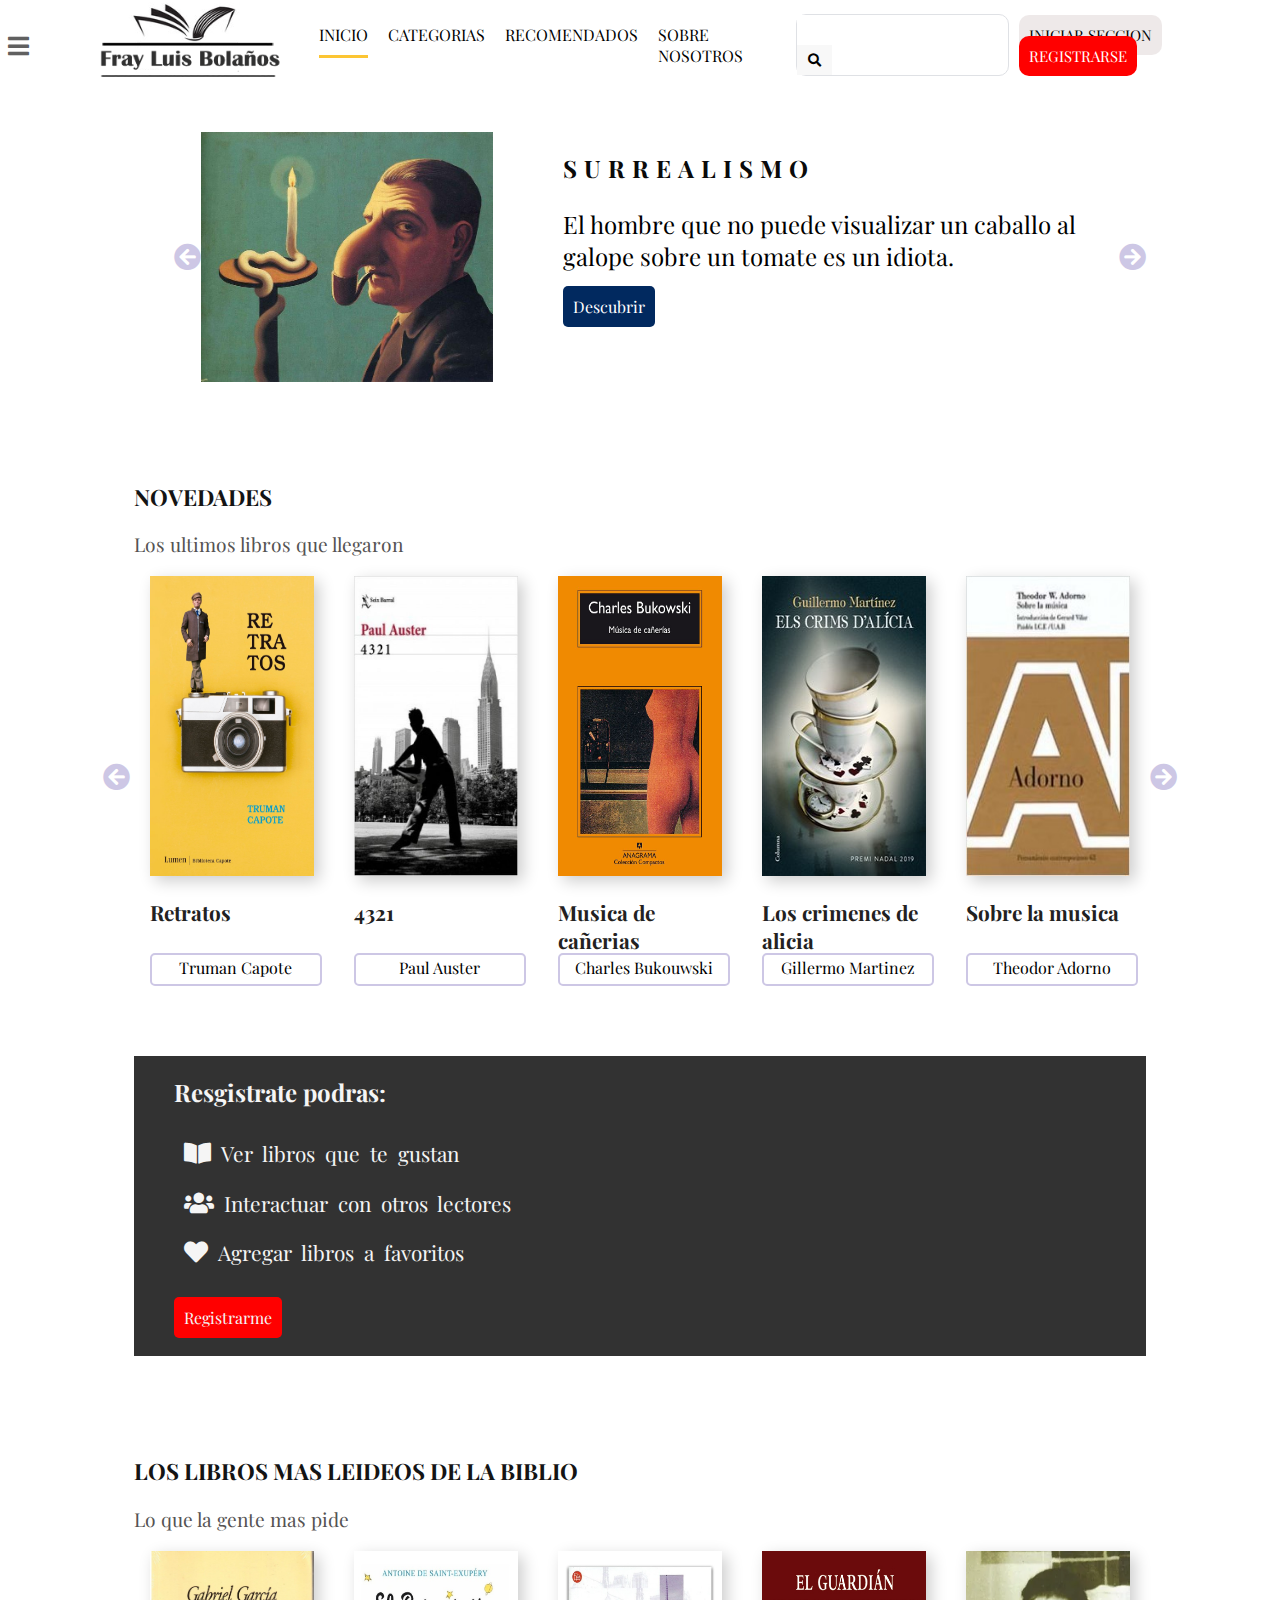
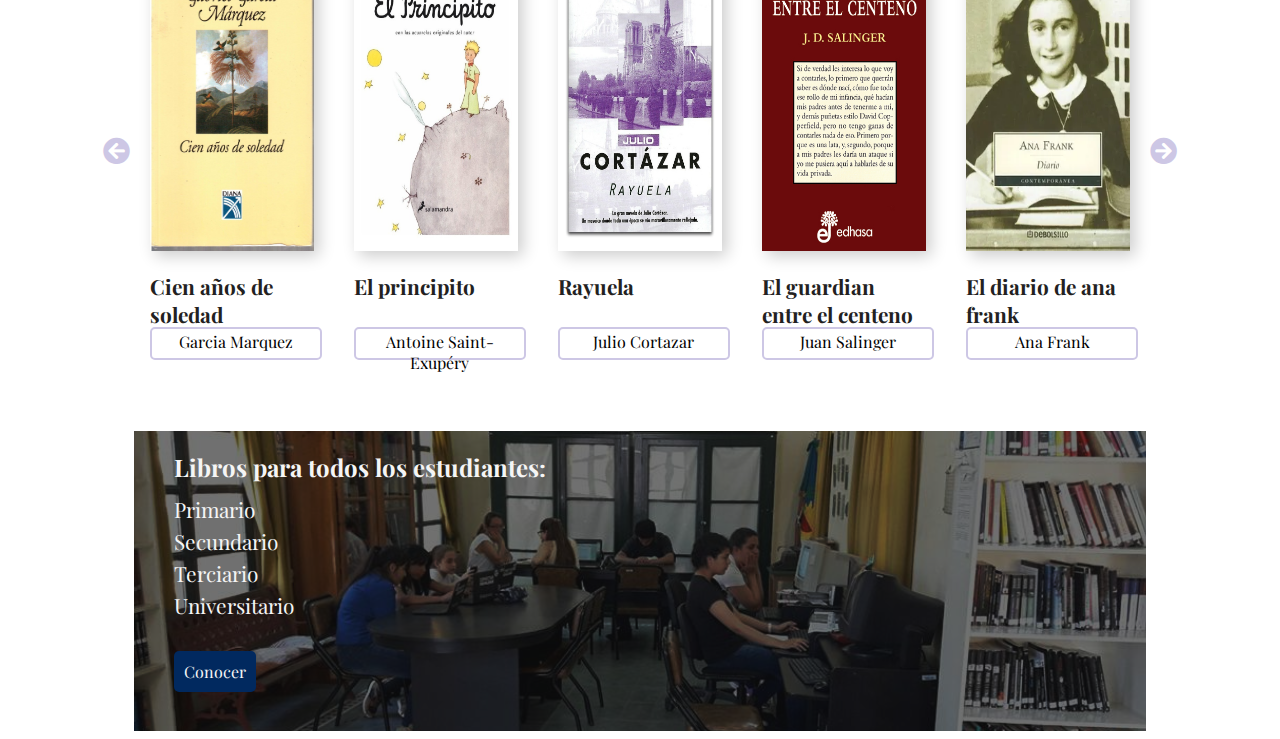
<file: index.html>
<!DOCTYPE html>
<html lang="en">
<head>
    <meta charset="UTF-8">
    <meta name="viewport" content="width=device-width, initial-scale=1.0">
    <title>Biblioteca Municipal</title>
    <link rel="stylesheet" href="css/fontawesome-free-5.13.0-web/css/all.min.css">
    <link href="https://fonts.googleapis.com/css2?family=Playfair+Display&display=swap" rel="stylesheet">
    <link href="https://fonts.googleapis.com/css2?family=Montserrat&display=swap" rel="stylesheet">
    <link rel="stylesheet" href="css/nav.css">
    <link rel="stylesheet" href="css/sliders.css">
    <link rel="stylesheet" href="css/seccion-libros.css">
    
     
</head>
<body style="font-family: 'Playfair Display', serif;">

        <header>
             <nav class="menu-navegacion">
                <div class="logo-bars">
                    <i class="fas fa-bars"></i>
                </div>
                <div class="logo-nav">
                    <img src="images/logo_biblioteca.png" alt="">
                </div>
                <ul class="nav-menu">
                    <li><a style="border-bottom: 3px solid #fcc533;" class="inicio" href="">INICIO</a></li>
                    <li><a  href="categorias.html">CATEGORIAS</a></li>
                    <li><a href="recomendados.html">RECOMENDADOS</a></li>
                    <li><a href="sobrenosotros.html">SOBRE NOSOTROS</a></li>
                </ul>
                <div class="nav-search">
                    <input type="search" name="" id="">
                    <button> <i class="fas fa-search"></i> </button>
                </div>
                   
                <div class="nav-login">
                    <a href="">INICIAR SECCION</a>
                    <a href="http://">REGISTRARSE</a>
                </div>
             
             </nav>
                
        </header>
        <div class="container">
     
            <div class="slider-inicio">
                <ul class="slider">
                    <li class="slide1">
                        <div class="arrow-left">
                            <i class="fas fa-arrow-circle-left"></i>
                        </div>
                        <img src="images/slider/rene-magritte-philosopher-s-lamp-cke.jpg" alt="">
                        <div class="slider-text">
                            <h2>SURREALISMO</h2>
                            <p>El hombre que no puede visualizar un caballo al galope sobre un tomate es un idiota.</p>
                            <a href="">Descubrir</a>
                        </div>
                        <div class="arrow-left">
                            <i class="fas fa-arrow-circle-right"></i>
                        </div>
                     </li>
            </div>
            <div class="cabecera-seccion-libros">
                <h2>NOVEDADES</h2>
                <p>Los ultimos libros que llegaron</p>
            </div>
            
            <div class="libros-novedades">
                   
                <div class="arrow-left">
                        <i class="fas fa-arrow-circle-left"></i>
                </div>
                <div class="libros">
                    <img src="images/libros/retratos.jpg" alt="">
                    <h2> Retratos</h2> 
                    <p>Truman Capote</p>
                </div>
                <div class="libros">
                    <img src="images/libros/4321.jpg" alt="">
                    <h2> 4321</h2> 
                    <p>Paul Auster</p>
                </div>
                <div class="libros">
                    <img src="images/libros/musica_de_cañerias.jpeg" alt="">
                    <h2>Musica de cañerias</h2>  
                    <p>Charles Bukouwski</p>
                </div>
                <div class="libros">
                    <img src="images/libros/los_crimenes_de_alicia.jpg" alt="">
                    <h2>Los crimenes de alicia</h2>
                    <p>Gillermo Martinez</p>
                </div>
                <div class="libros">
                    <img src="images/libros/adorno_musica.jpg" alt="">
                   <h2>Sobre la musica</h2>
                    <p>Theodor Adorno</p>
                </div>
                <div class="arrow-right">
                    <i class="fas fa-arrow-circle-right"></i>
                </div>
            </div>
            
            <div class="slider2">
           
                <h2>Resgistrate podras: </h2>
                <div class="text-slide2">
                    
                    <i class="fas fa-book-open"></i>
                    <p>Ver libros que te gustan</p>
                </div>
                <div class="text-slide2">
                    <i class="fas fa-users"></i>
                    <p>Interactuar con otros lectores</p>
                </div>
                <div class="text-slide2">
                    <i class="fas fa-heart"></i>
                    <p>Agregar  libros a favoritos</p>
                </div>
                <div class="button-slide2">
                    <a href="">Registrarme</a>
                </div>

                    
            
            </div>
            <div class="cabecera-seccion-libros">
                <h2>LOS LIBROS MAS LEIDEOS DE LA BIBLIO</h2>
                <p>Lo que la gente mas pide</p>
            </div>
            
            <div class="libros-novedades">
                   
                <div class="arrow-left">
                        <i class="fas fa-arrow-circle-left"></i>
                </div>
                <div class="libros">
                    <img src="images/libros/cien-años-de-soledad.jpg" alt="">
                    <h2>Cien años de soledad</h2> 
                    <p>Garcia Marquez</p>
                </div>
                <div class="libros">
                    <img src="images/libros/el-principito.jpg" alt="">
                    <h2>El principito</h2> 
                    <p>Antoine Saint-Exupéry</p>
                </div>
                <div class="libros">
                    <img src="images/libros/rayuela.jpg" alt="">
                    <h2>Rayuela</h2>  
                    <p>Julio Cortazar</p>
                </div>
                <div class="libros">
                    <img src="images/libros/el-guardian-entre-el-centeno.jpg" alt="">
                    <h2>El guardian entre  el centeno </h2>
                    <p>Juan Salinger</p>
                </div>
                <div class="libros">
                    <img src="images/libros/ana-frank.webp" alt="">
                   <h2>El diario de ana frank</h2>
                    <p>Ana Frank</p>
                </div>
                <div class="arrow-right">
                    <i class="fas fa-arrow-circle-right"></i>
                </div>
            </div>
            <div class="slider3">
                <h2>Libros para  todos los estudiantes:</h2>
                <div class="text-slide3">
                    <p>Primario</p>
                    <p>Secundario</p>
                    <p>Terciario</p>
                    <p>Universitario</p>
                </div>
                <div class="button-slide3">
                    <a href="">Conocer</a>
                </div>

                    
            
            </div>
             
             
           
        
        
        
        
        
        
        
        </div>
        
    
    
</body>
</html>

<!-- 
</nav>  -->
</file>
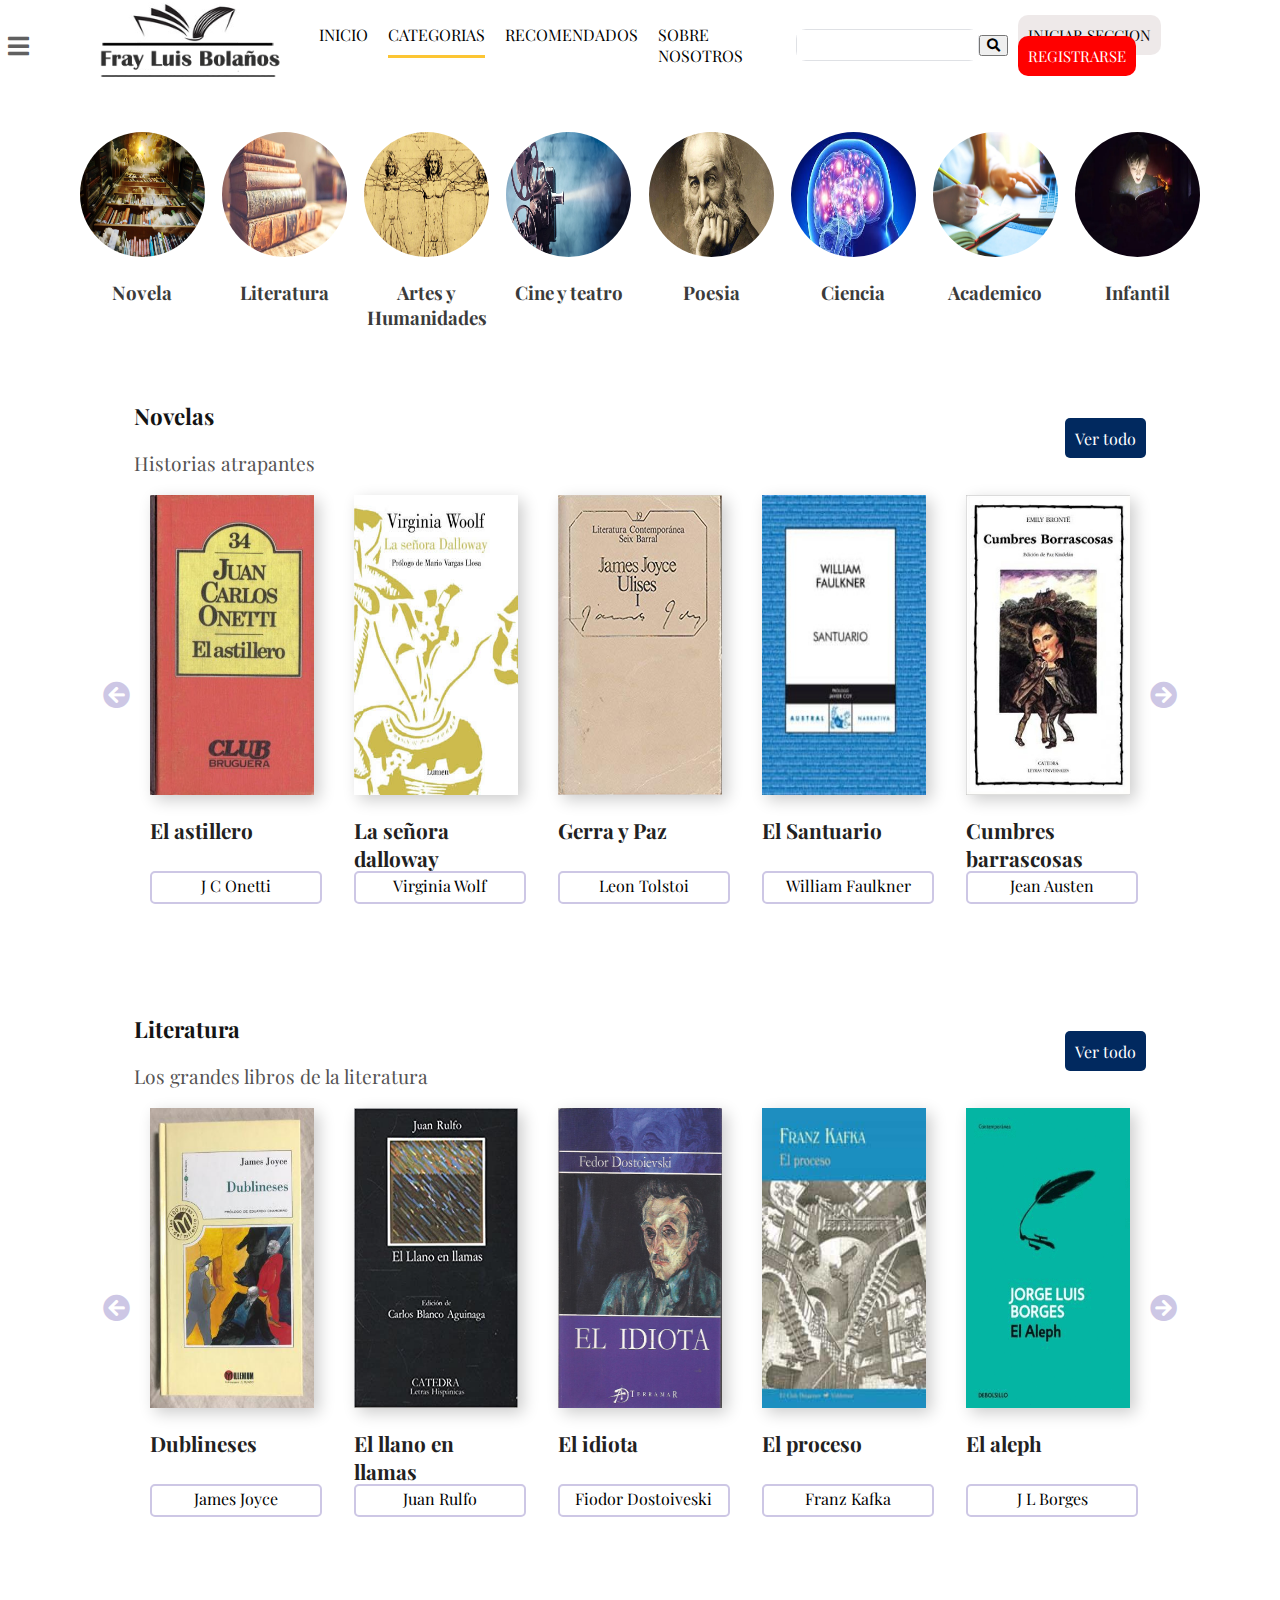
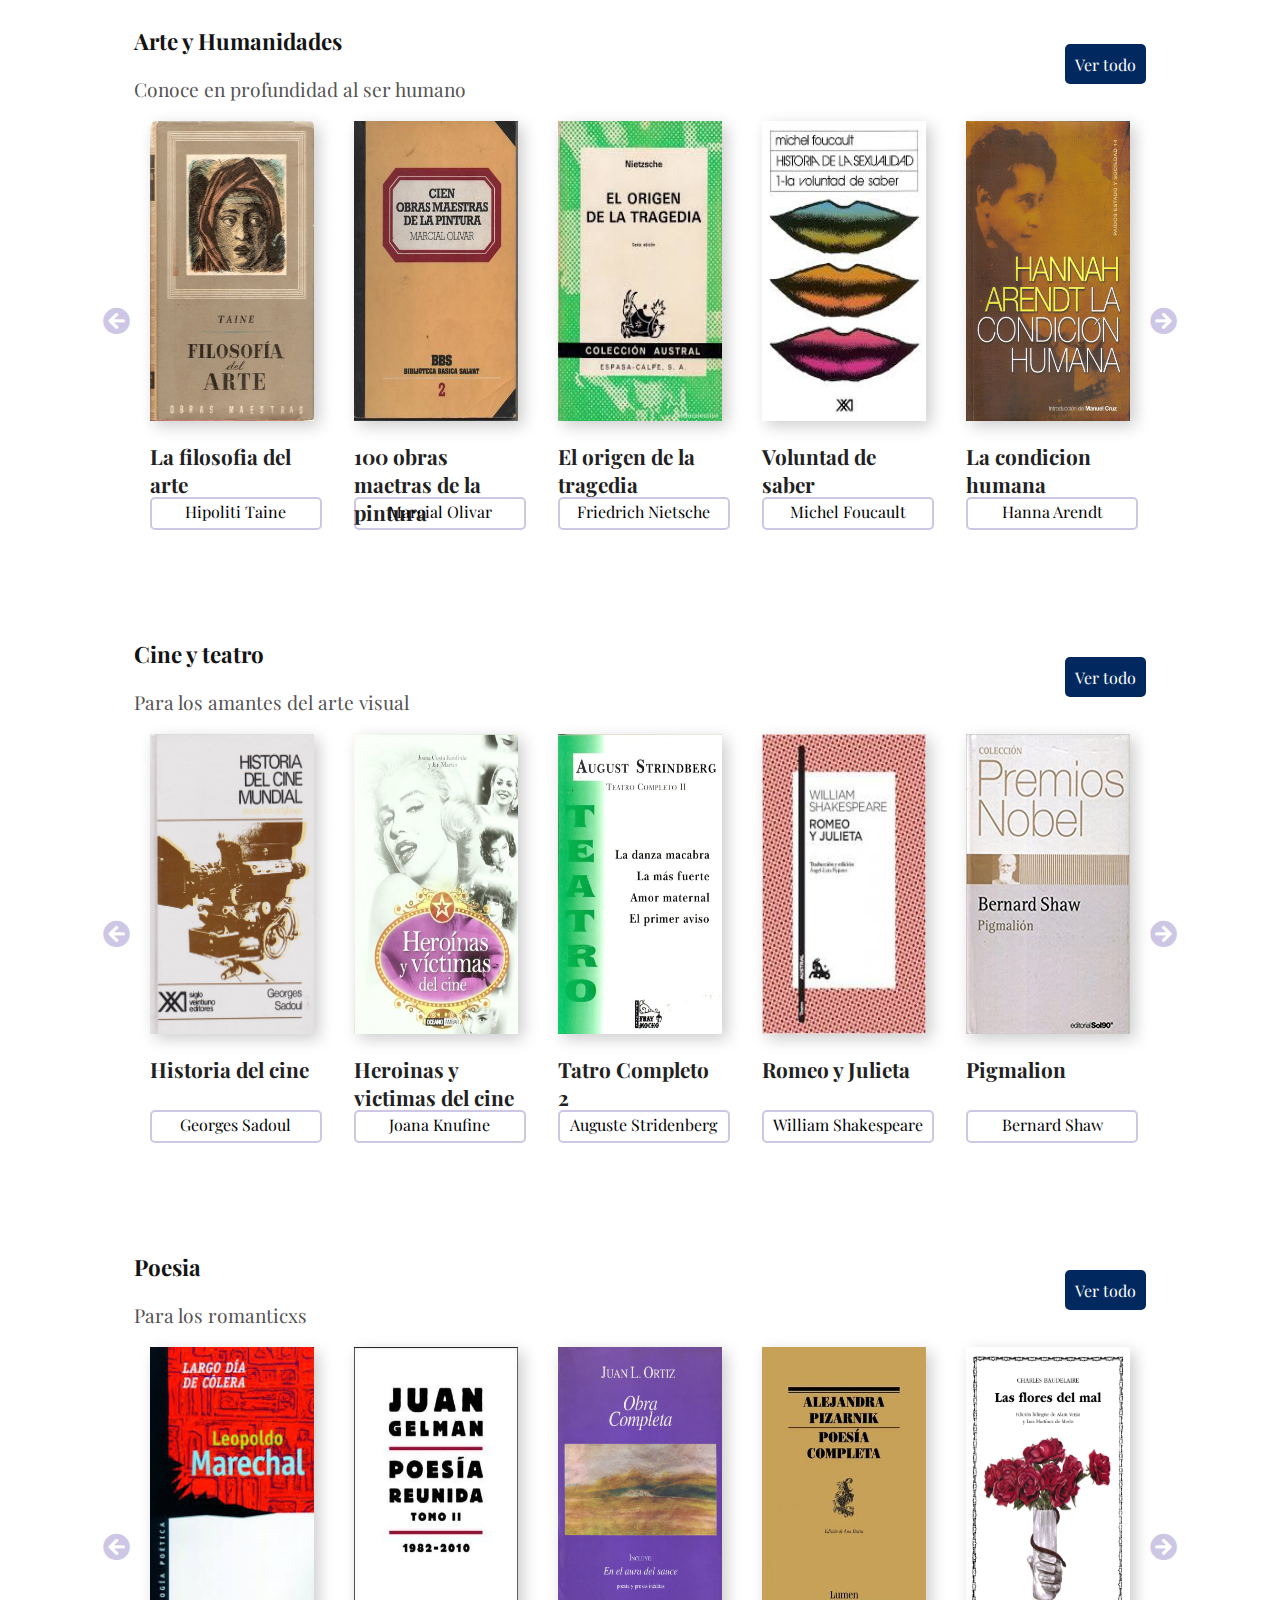
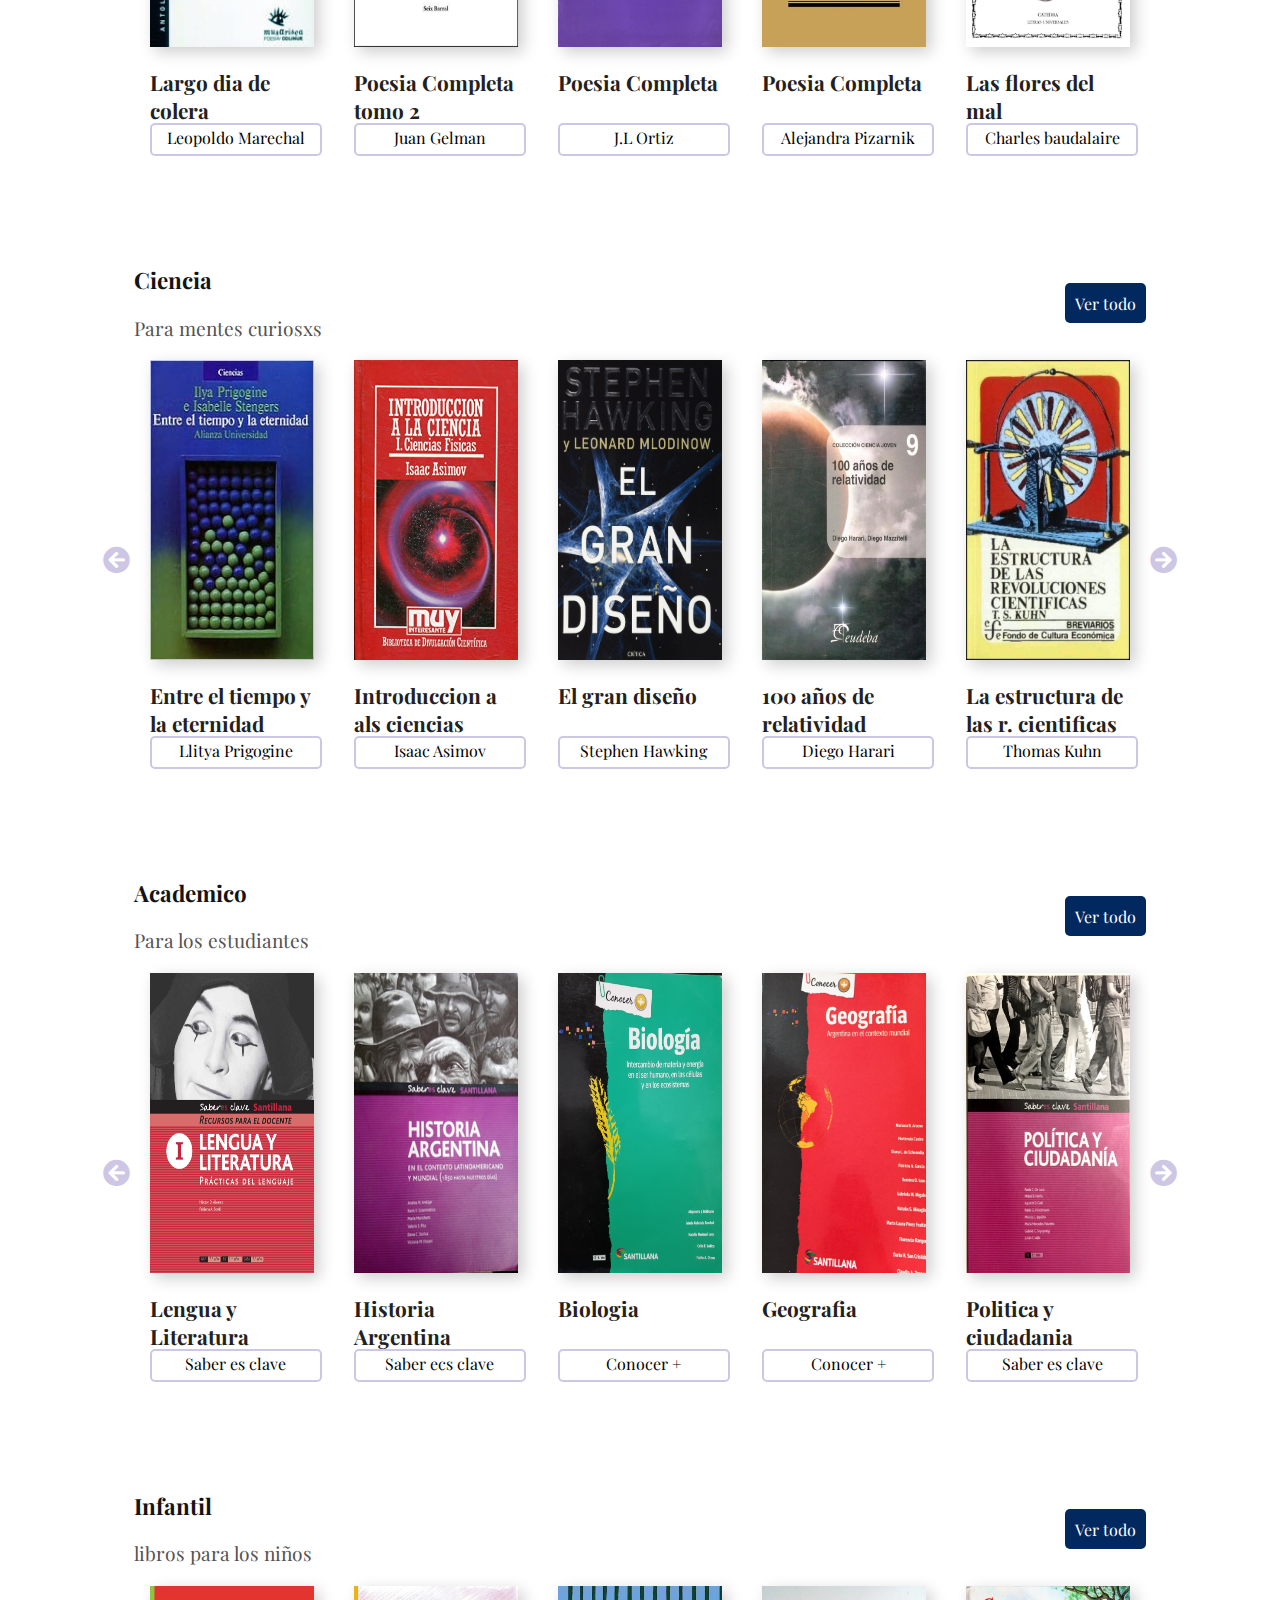
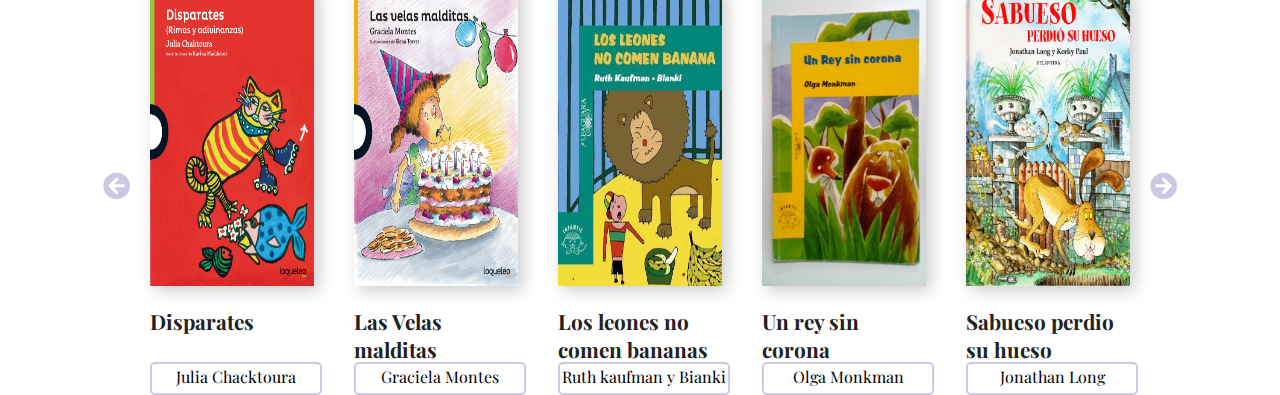
<file: categorias.html>
<!DOCTYPE html>
<html lang="en" style="scroll-behavior: smooth;">
<head>
    <meta charset="UTF-8">
    <meta name="viewport" content="width=device-width, initial-scale=1.0">
    <title>Biblioteca Municipal</title>
    <link rel="stylesheet" href="css/nav.css">
    <link rel="stylesheet" href="css/fontawesome-free-5.13.0-web/css/all.min.css">
    <link href="https://fonts.googleapis.com/css2?family=Playfair+Display&display=swap" rel="stylesheet">
    <link rel="stylesheet" href="css/categorias.css">
<body style="font-family: 'Playfair Display', serif;">
    <header>
        <nav class="menu-navegacion">
           <div class="logo-bars">
               <i class="fas fa-bars"></i>
           </div>
           <div class="logo-nav">
               <img src="images/logo_biblioteca.png" alt="">
           </div>
           <ul class="nav-menu">
               <li><a class="inicio" href="index.html">INICIO</a></li>
               <li><a style="border-bottom: 3px solid #fcc533;" href="categorias.html">CATEGORIAS</a></li>
               <li><a href="recomendados.html">RECOMENDADOS</a></li>
               <li><a href="sobrenosotros.html">SOBRE NOSOTROS</a></li>
           </ul>
           <div class="nav-search">
               
               <input type="search" name="" id="">
               
           </div>
           <button> <i class="fas fa-search"></i> </button>
              
           <div class="nav-login">
               <a href="">INICIAR SECCION</a>
               <a href="http://">REGISTRARSE</a>
           </div>
        
        </nav>
           
   </header>
   <section class="acceso-rapido">
        <div class="opcion-acceso-rapido">
            <a href="#novela"><img src="images/slider/novela.jpg" alt=""></a> 
            <h3>Novela</h3>
        </div>
        <div class="opcion-acceso-rapido">
        <a href="#literatura"> <img src="images/iconos/literatura.jpg" alt=""></a> 
        <h3>Literatura</h3>
        </div>
        <div class="opcion-acceso-rapido">
            <a href="#arte-humanidades"><img src="images/iconos/humanidades.jpg" alt=""></a> 
            <h3>Artes y Humanidades</h3>
        </div>
        
        <div class="opcion-acceso-rapido">
            <a href="#cine-teatro"><img src="images/iconos/ciney-teatro.jpg" alt=""></a> 
            <h3>Cine y teatro</h3> 
            
        </div>
        <div class="opcion-acceso-rapido">
            <a href="#poesia"><img src="images/iconos/poesia.jpg" alt=""></a> 
            <h3>Poesia</h3> 
            
        </div>
        <div class="opcion-acceso-rapido">
            <a href="#ciencia"><img src="images/iconos/ciencia.jpg" alt=""></a> 
            <h3>Ciencia</h3> 
            
        </div>
        <div class="opcion-acceso-rapido">
            <a href="#academico"><img src="images/iconos/academico.jpg" alt=""></a> 
            <h3>Academico</h3> 
            
        </div>
        <div class="opcion-acceso-rapido">
            <a href="#infantil"><img src="images/slider/niño-leyendo.webp" alt=""></a> 
            <h3>Infantil</h3> 
            
        </div>
   
    </section>
    <div id="novela" class="cabecera-seccion-libros">
        <div>
            <h2>Novelas</h2>
            <p>Historias atrapantes</p>
        </div>
        <a href="">Ver todo</a>
        

    </div>
    <section  class="categorias">
        
        
                    
            <div class="arrow-left">
                    <i class="fas fa-arrow-circle-left"></i>
            </div>
            <div class="libros">
                <img src="images/libros/juan-carlos-onetti-el-astillero.jpg" alt="">
                <h2>El astillero</h2> 
                <p>J C Onetti</p>
            </div>
            <div class="libros">
                <img src="images/libros/laseñoradaloway.jpg" alt="">
                <h2>La señora dalloway</h2> 
                <p>Virginia Wolf</p>
            </div>
            <div class="libros">
                <img src="images/libros/ulises.jpg" alt="">
                <h2>Gerra y Paz</h2>  
                <p>Leon Tolstoi</p>
            </div>
            <div class="libros">
                <img src="images/libros/santuario.jpg" alt="">
                <h2>El Santuario</h2>
                <p>William Faulkner</p>
            </div>
            <div class="libros">
                <img src="images/libros/cumbres_barrascosas.jpg" alt="">
            <h2>Cumbres barrascosas</h2>
                <p>Jean Austen</p>
            </div>
            <div class="arrow-right">
                <i class="fas fa-arrow-circle-right"></i>
            </div>
        
        
   </section>
   <div id="literatura" class="cabecera-seccion-libros">
    <div>
        <h2>Literatura</h2>
        <p>Los grandes libros de la literatura</p>
    </div>
    <a href="">Ver todo</a>
    

</div>
<section class="categorias">
    
    
                
        <div class="arrow-left">
                <i class="fas fa-arrow-circle-left"></i>
        </div>
        <div class="libros">
            <img src="images/libros/dublineses.jpg" alt="">
            <h2>Dublineses</h2> 
            <p>James Joyce</p>
        </div>
        <div class="libros">
            <img src="images/libros/el_llano_en_llamas.jpg" alt="">
            <h2>El llano en llamas</h2> 
            <p>Juan Rulfo</p>
        </div>
        <div class="libros">
            <img src="images/libros/elidiota.jpg" alt="">
            <h2>El idiota</h2>  
            <p>Fiodor Dostoiveski</p>
        </div>
        <div class="libros">
            <img src="images/libros/elproceso.jpg" alt="">
            <h2>El proceso</h2>
            <p>Franz Kafka</p>
        </div>
        <div class="libros">
            <img src="images/libros/libro6.jpg" alt="">
        <h2>El aleph</h2>
            <p>J L Borges</p>
        </div>
        <div class="arrow-right">
            <i class="fas fa-arrow-circle-right"></i>
        </div>
    
    
</section>
<div id="arte-humanidades" class="cabecera-seccion-libros">
    <div>
        <h2>Arte y Humanidades</h2>
        <p>Conoce en profundidad al ser humano</p>
    </div>
    <a href="">Ver todo</a>
    

</div>
<section class="categorias">
    
    
                
        <div class="arrow-left">
                <i class="fas fa-arrow-circle-left"></i>
        </div>
        <div class="libros">
            <img src="images/libros/filosofia-del-arte.jpg" alt="">
            <h2>La filosofia del arte</h2> 
            <p>Hipoliti Taine</p>
        </div>
        <div class="libros">
            <img src="images/libros/cien-obras-maestras-de-la-pintura.jpg" alt="">
            <h2>100 obras maetras de la pintura</h2> 
            <p>Marcial Olivar</p>
        </div>
        <div class="libros">
            <img src="images/libros/origen_de_la_tragedia.jpg" alt="">
            <h2>El origen de la tragedia</h2>  
            <p>Friedrich Nietsche</p>
        </div>
        <div class="libros">
            <img src="images/libros/voluntad_de_saber.jpg" alt="">
            <h2>Voluntad de saber</h2>
            <p>Michel Foucault</p>
        </div>
        <div class="libros">
            <img src="images/libros/la_condicion_huuman_arendt.jpg" alt="">
        <h2>La condicion humana</h2>
            <p>Hanna Arendt</p>
        </div>
        <div class="arrow-right">
            <i class="fas fa-arrow-circle-right"></i>
        </div>
    
    
</section>
<div id="cine-teatro" class="cabecera-seccion-libros">
    <div>
        <h2>Cine y teatro</h2>
        <p>Para los amantes del arte visual</p>
    </div>
    <a href="">Ver todo</a>
    

</div>
<section class="categorias">
    
    
                
        <div class="arrow-left">
                <i class="fas fa-arrow-circle-left"></i>
        </div>
        <div class="libros">
            <img src="images/libros/historia-del-cine.jpg" alt="">
            <h2>Historia del cine</h2> 
            <p>Georges Sadoul</p>
        </div>
        <div class="libros">
            <img src="images/libros/9788475567549.jpg" alt="">
            <h2> Heroinas y victimas del cine</h2> 
            <p>Joana Knufine</p>
        </div>
        <div class="libros">
            <img src="images/libros/teatro_stridenberg.jpg" alt="">
            <h2>Tatro Completo 2</h2>  
            <p>Auguste Stridenberg</p>
        </div>
        <div class="libros">
            <img src="images/libros/romeo_y_julieta.jpg" alt="">
            <h2>Romeo y Julieta </h2>
            <p>William Shakespeare</p>
        </div>
        <div class="libros">
            <img src="images/libros/pigmailon.jpg" alt="">
        <h2>Pigmalion</h2>
            <p>Bernard Shaw</p>
        </div>
        <div class="arrow-right">
            <i class="fas fa-arrow-circle-right"></i>
        </div>
    
    
</section>
<div id="poesia" class="cabecera-seccion-libros">
    <div>
        <h2>Poesia</h2>
        <p>Para los romanticxs</p>
    </div>
    <a href="">Ver todo</a>
    

</div>
<section class="categorias">
    
    
                
        <div class="arrow-left">
                <i class="fas fa-arrow-circle-left"></i>
        </div>
        <div class="libros">
            <img src="images/libros/largo-dia-de-colera.jpg" alt="">
            <h2>Largo dia de colera</h2> 
            <p>Leopoldo Marechal</p>
        </div>
        <div class="libros">
            <img src="images/libros/poesia_gelman.png" alt="">
            <h2>Poesia Completa tomo 2</h2> 
            <p>Juan Gelman</p>
        </div>
        <div class="libros">
            <img src="images/libros/poesia_j_l_ortiz.jpg" alt="">
            <h2>Poesia Completa</h2>  
            <p>J.L Ortiz</p>
        </div>
        <div class="libros">
            <img src="images/libros/pizarnik_poesia.jpg" alt="">
            <h2>Poesia Completa</h2>
            <p>Alejandra Pizarnik</p>
        </div>
        <div class="libros">
            <img src="images/libros/las_flores_del_mal.jpg" alt="">
        <h2>Las flores del mal</h2>
            <p>Charles baudalaire</p>
        </div>
        <div class="arrow-right">
            <i class="fas fa-arrow-circle-right"></i>
        </div>
    
    
</section>
<div id="ciencia" class="cabecera-seccion-libros">
    <div>
        <h2>Ciencia</h2>
        <p>Para mentes curiosxs</p>
    </div>
    <a href="">Ver todo</a>
    

</div>
<section class="categorias">
    
    
                
        <div class="arrow-left">
                <i class="fas fa-arrow-circle-left"></i>
        </div>
        <div class="libros">
            <img src="images/libros/entre-el-tiempo-yla-eternidad.jpg" alt="">
            <h2>Entre el tiempo y la eternidad</h2> 
            <p>Llitya Prigogine</p>
        </div>
        <div class="libros">
            <img src="images/libros/introduccion-a-las-ciencias.jpg" alt="">
            <h2>Introduccion a als ciencias</h2> 
            <p>Isaac Asimov</p>
        </div>
        <div class="libros">
            <img src="images/libros/el-gran-diseño.jpg" alt="">
            <h2>El gran diseño</h2>  
            <p>Stephen Hawking</p>
        </div>
        <div class="libros">
            <img src="images/libros/100-años-de-relatividad.png" alt="">
            <h2>100 años de relatividad</h2>
            <p>Diego Harari</p>
        </div>
        <div class="libros">
            <img src="images/libros/revoluciones-cientificas.jpg" alt="">
        <h2>La estructura de las r. cientificas</h2>
            <p>Thomas Kuhn</p>
        </div>
        <div class="arrow-right">
            <i class="fas fa-arrow-circle-right"></i>
        </div>
    
    
</section>
<div id="academico" class="cabecera-seccion-libros">
    <div>
        <h2>Academico</h2>
        <p>Para los estudiantes</p>
    </div>
    <a href="">Ver todo</a>
    

</div>
<section class="categorias">
    
    
                
        <div class="arrow-left">
                <i class="fas fa-arrow-circle-left"></i>
        </div>
        <div class="libros">
            <img src="images/libros/lengua.jpg" alt="">
            <h2>Lengua y Literatura</h2> 
            <p>Saber es clave</p>
        </div>
        <div class="libros">
            <img src="images/libros/historia.jpg" alt="">
            <h2>Historia Argentina<a href=""></a></h2> 
            <p>Saber ecs clave</p>
        </div>
        <div class="libros">
            <img src="images/libros/biologia.jpg" alt="">
            <h2>Biologia</h2>  
            <p>Conocer +</p>
        </div>
        <div class="libros">
            <img src="images/libros/geografia.jpg" alt="">
            <h2>Geografia </h2>
            <p>Conocer +</p>
        </div>
        <div class="libros">
            <img src="images/libros/politica_y_ciudadania.jpg" alt="">
            <h2>Politica y ciudadania</h2>
            <p>Saber es clave</p>
        </div>
        <div class="arrow-right">
            <i class="fas fa-arrow-circle-right"></i>
        </div>
    
    
</section>
<div id="infantil" class="cabecera-seccion-libros">
    <div>
        <h2>Infantil</h2>
        <p>libros para los niños</p>
    </div>
    <a href="">Ver todo</a>
    

</div>
<section class="categorias">
    
    
                
        <div class="arrow-left">
                <i class="fas fa-arrow-circle-left"></i>
        </div>
        <div class="libros">
            <img src="images/libros/infantil/disparates.jpg" alt="">
            <h2>Disparates</h2> 
            <p>Julia Chacktoura</p>
        </div>
        <div class="libros">
            <img src="images/libros/infantil/las-velas-malditas.jpg" alt="">
            <h2>Las Velas malditas</h2> 
            <p>Graciela Montes</p>
        </div>
        <div class="libros">
            <img src="images/libros/infantil/los-leones-no-comen-bananas.jpg" alt="">
            <h2>Los leones no comen bananas</h2>  
            <p>Ruth kaufman y Bianki</p>
        </div>
        <div class="libros">
            <img src="images/libros/infantil/un-rey-sin-corona-olga-monkman-.webp" alt="">
            <h2>Un rey sin corona</h2>
            <p>Olga Monkman</p>
        </div>
        <div class="libros">
            <img src="images/libros/infantil/sabueso-perdio-su-hueso.jpg" alt="">
        <h2>Sabueso perdio su hueso</h2>
            <p>Jonathan Long</p>
        </div>
        <div class="arrow-right">
            <i class="fas fa-arrow-circle-right"></i>
        </div>
    
    
</section>
</body>
</html>
</file>
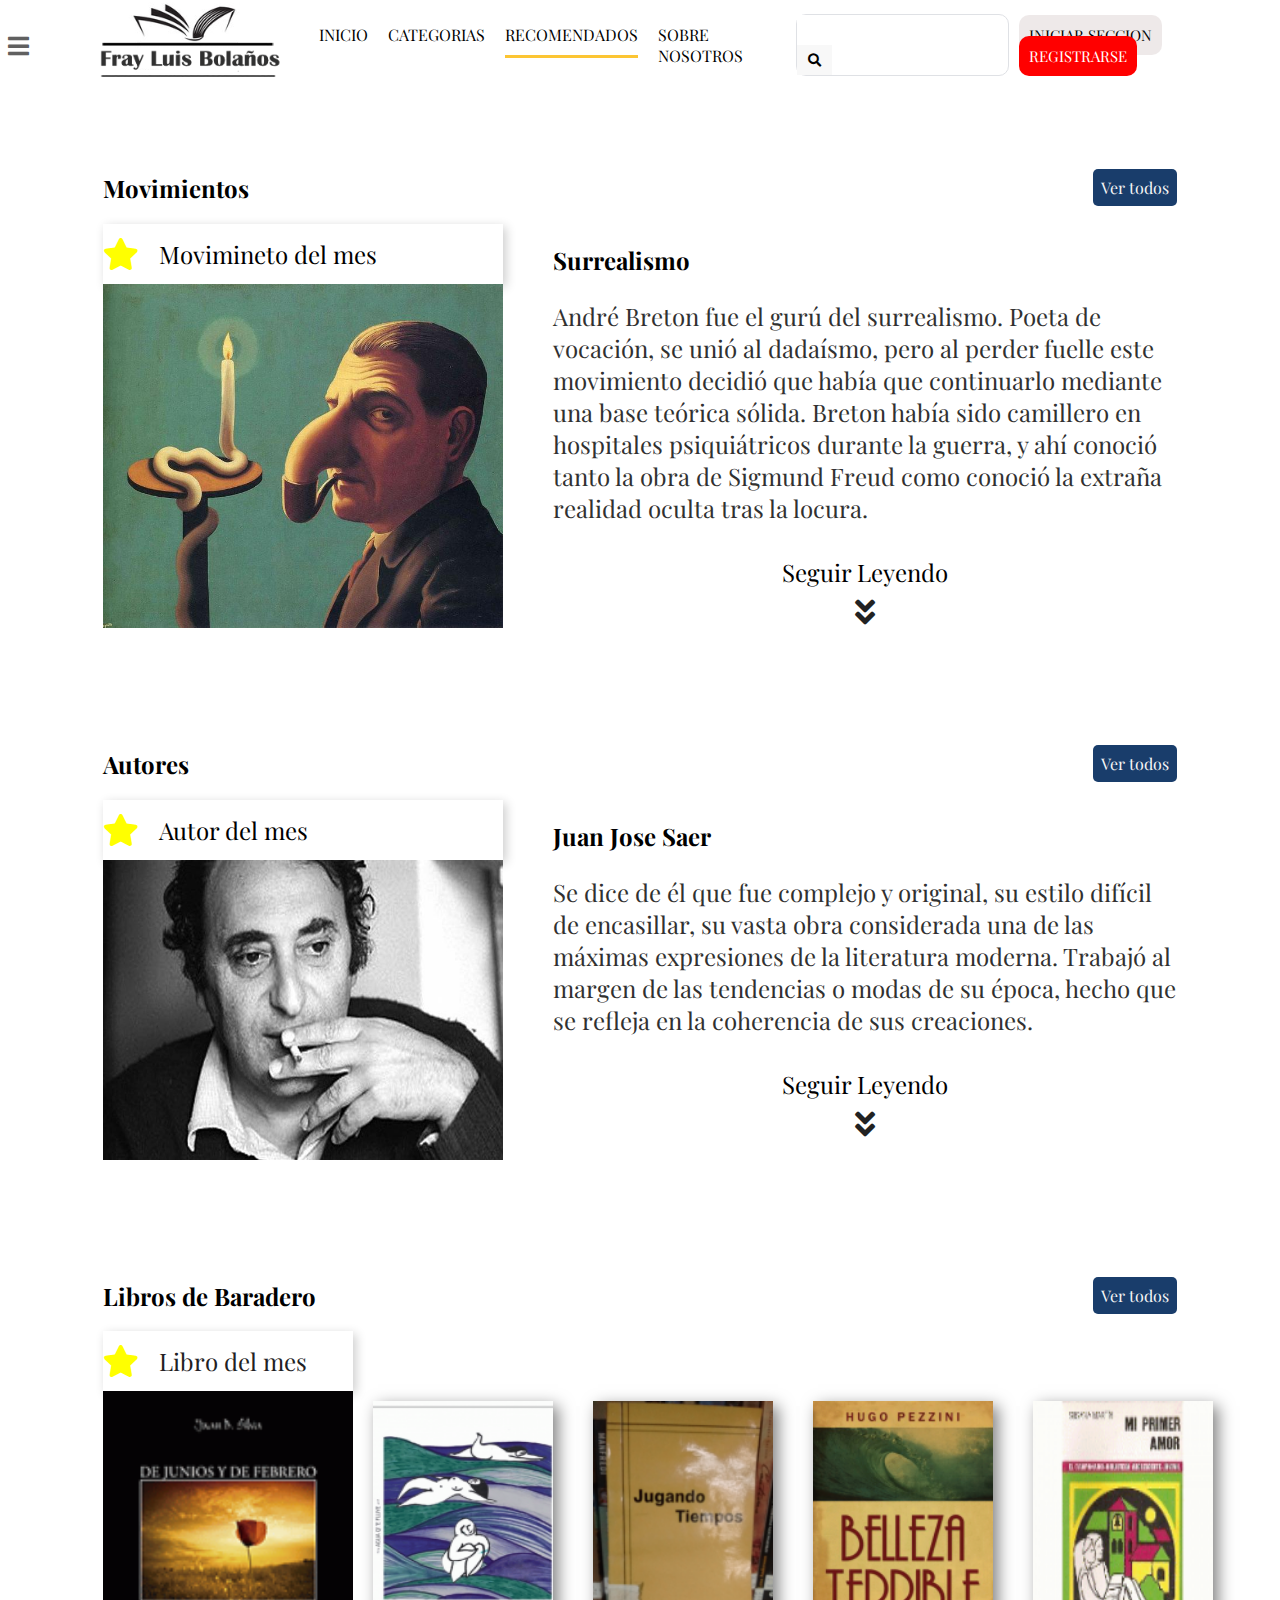
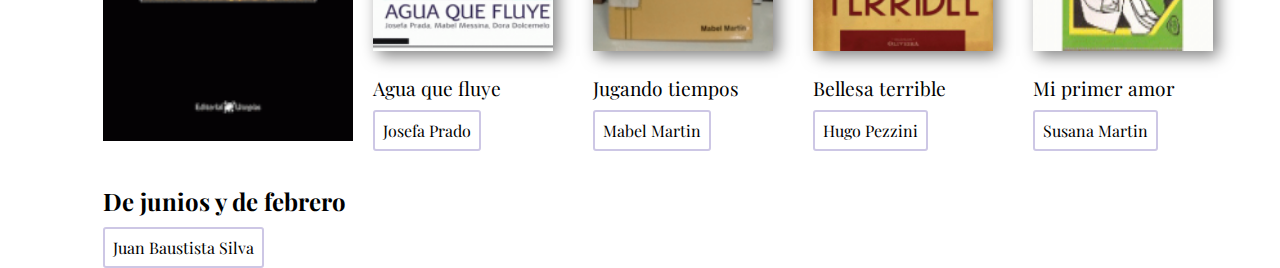
<file: recomendados.html>
<!DOCTYPE html>
<html lang="en">
<head>
    <meta charset="UTF-8">
    <meta name="viewport" content="width=device-width, initial-scale=1.0">
    <title>Biblioteca Municpal</title>
    <link rel="stylesheet" href="css/nav.css">
    <link rel="stylesheet" href="css/fontawesome-free-5.13.0-web/css/all.min.css">
    <link href="https://fonts.googleapis.com/css2?family=Playfair+Display&display=swap" rel="stylesheet">
    <link rel="stylesheet" href="css/recomendados.css">
</head>
<body  style="font-family: 'Playfair Display', serif;  ">
    <header>
        <nav class="menu-navegacion">
           <div class="logo-bars">
               <i class="fas fa-bars"></i>
           </div>
           <div class="logo-nav">
               <img src="images/logo_biblioteca.png" alt="">
           </div>
           <ul class="nav-menu">
               <li><a class="inicio" href="index.html">INICIO</a></li>
               <li><a  href="categorias.html">CATEGORIAS</a></li>
               <li><a  style="border-bottom: 3px solid #fcc533;" href="recomendados.html">RECOMENDADOS</a></li>
               <li><a href="sobrenosotros.html">SOBRE NOSOTROS</a></li>
           </ul>
           <div class="nav-search">
               <input type="search" name="" id="">
               <button> <i class="fas fa-search"></i> </button>
           </div>
              
           <div class="nav-login">
               <a href="">INICIAR SECCION</a>
               <a href="http://">REGISTRARSE</a>
           </div>
        
        </nav>
           
   </header>
   <section class="movimientos">
        <div class="titulo-movimiento">
            <h2>Movimientos</h2>
            <a href="">Ver todos</a>
        </div>  
       
        <div class="cabecera">
            <i class="fas fa-star"></i>
            <p> Movimineto del mes<p>
        </div>
        <div class="image-movimiento">
            <img src="images/slider/rene-magritte-philosopher-s-lamp-cke.jpg" alt="">
            <div class="text-movimiento">
                <h2>Surrealismo</h2>
                <p>André Breton fue el gurú del surrealismo. Poeta de vocación, se unió al dadaísmo, pero al perder fuelle este movimiento decidió que había que continuarlo mediante una base teórica sólida.
                Breton había sido camillero en hospitales psiquiátricos durante la guerra, y ahí conoció tanto la obra de Sigmund Freud como conoció la extraña realidad oculta tras la locura.</p>
                 <a href="">Seguir Leyendo</a>
                 <i class="fas fa-angle-double-down"></i>
            </div>     
        </div>
       

   </section>
   <section class="autores">
    <div class="titulo-autores">
        <h2>Autores</h2>
        <a href="">Ver todos</a>
    </div>  
   
    <div class="cabecera">
        <i class="fas fa-star"></i>
        <p>Autor del mes<p>
    </div>
    <div class="image-y-text-autores">
        <img src="images/autores/juan-jose-saer2.jpg" alt="">
        <div class="text-autores">
            <h2>Juan Jose Saer</h2>
            <p>Se dice de él que fue complejo y original, su estilo difícil de encasillar, su vasta obra considerada una de las máximas expresiones de la literatura moderna. Trabajó al margen de las tendencias o modas de su época, hecho que se refleja en la coherencia de sus creaciones.</p>
             <a href="">Seguir Leyendo</a>
             <i class="fas fa-angle-double-down"></i>
        </div>     
    </div>
   

    </section>
    <section class="libros-baradero">
        <div class="titulo-libros-baradero">
            <h2>Libros de Baradero</h2>
            <a href="">Ver todos</a>
        </div>  
            <div class="total-de-libros-bardero">
                
                <div class="libro-baradero-del-mes">
                    <div class="cabecera">
                        <i class="fas fa-star"></i>
                        <p>Libro  del mes<p>
                    </div>    
                    <img src="images/libros/libros-baradero/de-junio-y-de-febrero.png" alt="">
                    <div class="nombres-libro">
                        <h2>De junios y de febrero</h2>
                        <a href="">Juan Baustista Silva</a>
                    </div>
                </div>
                <div class="libros-secundarios-baradero">
                    <div class="libro-baradero">
                   
                        <img src="images/libros/libros-baradero/agua-que-fluye.png" alt="">
                        <div class="nombres-libro">
                            <p>Agua que fluye</p>
                            <a href="Josefa">Josefa Prado</a>
                        </div>
                    </div>
                    <div class="libro-baradero">
                        
                        <img src="images/libros/libros-baradero/jugando-tiempos.png" alt="">
                        <div class="nombres-libro">
                            <p>Jugando tiempos</p>
                            <a href="">Mabel Martin</a>
                        </div>
                    </div>
                    <div class="libro-baradero">
                        
                        <img src="images/libros/libros-baradero/bellesa-terrible.png" alt="">
                        <div class="nombres-libro">
                            <p>Bellesa terrible</p>
                            <a href="">Hugo Pezzini</a>
                        </div>
                    </div>
                    <div class="libro-baradero">
                        
                        <img src="images/libros/libros-baradero/mi-primer-amor.png" alt="">
                        <div class="nombres-libro">
                            <p>Mi primer amor</p>
                            <a href="">Susana Martin</a>
                        </div>
                    </div>
                   
                </div>
            </div>
           
           
            
     
    
    </section>


</body>
</html>
</file>
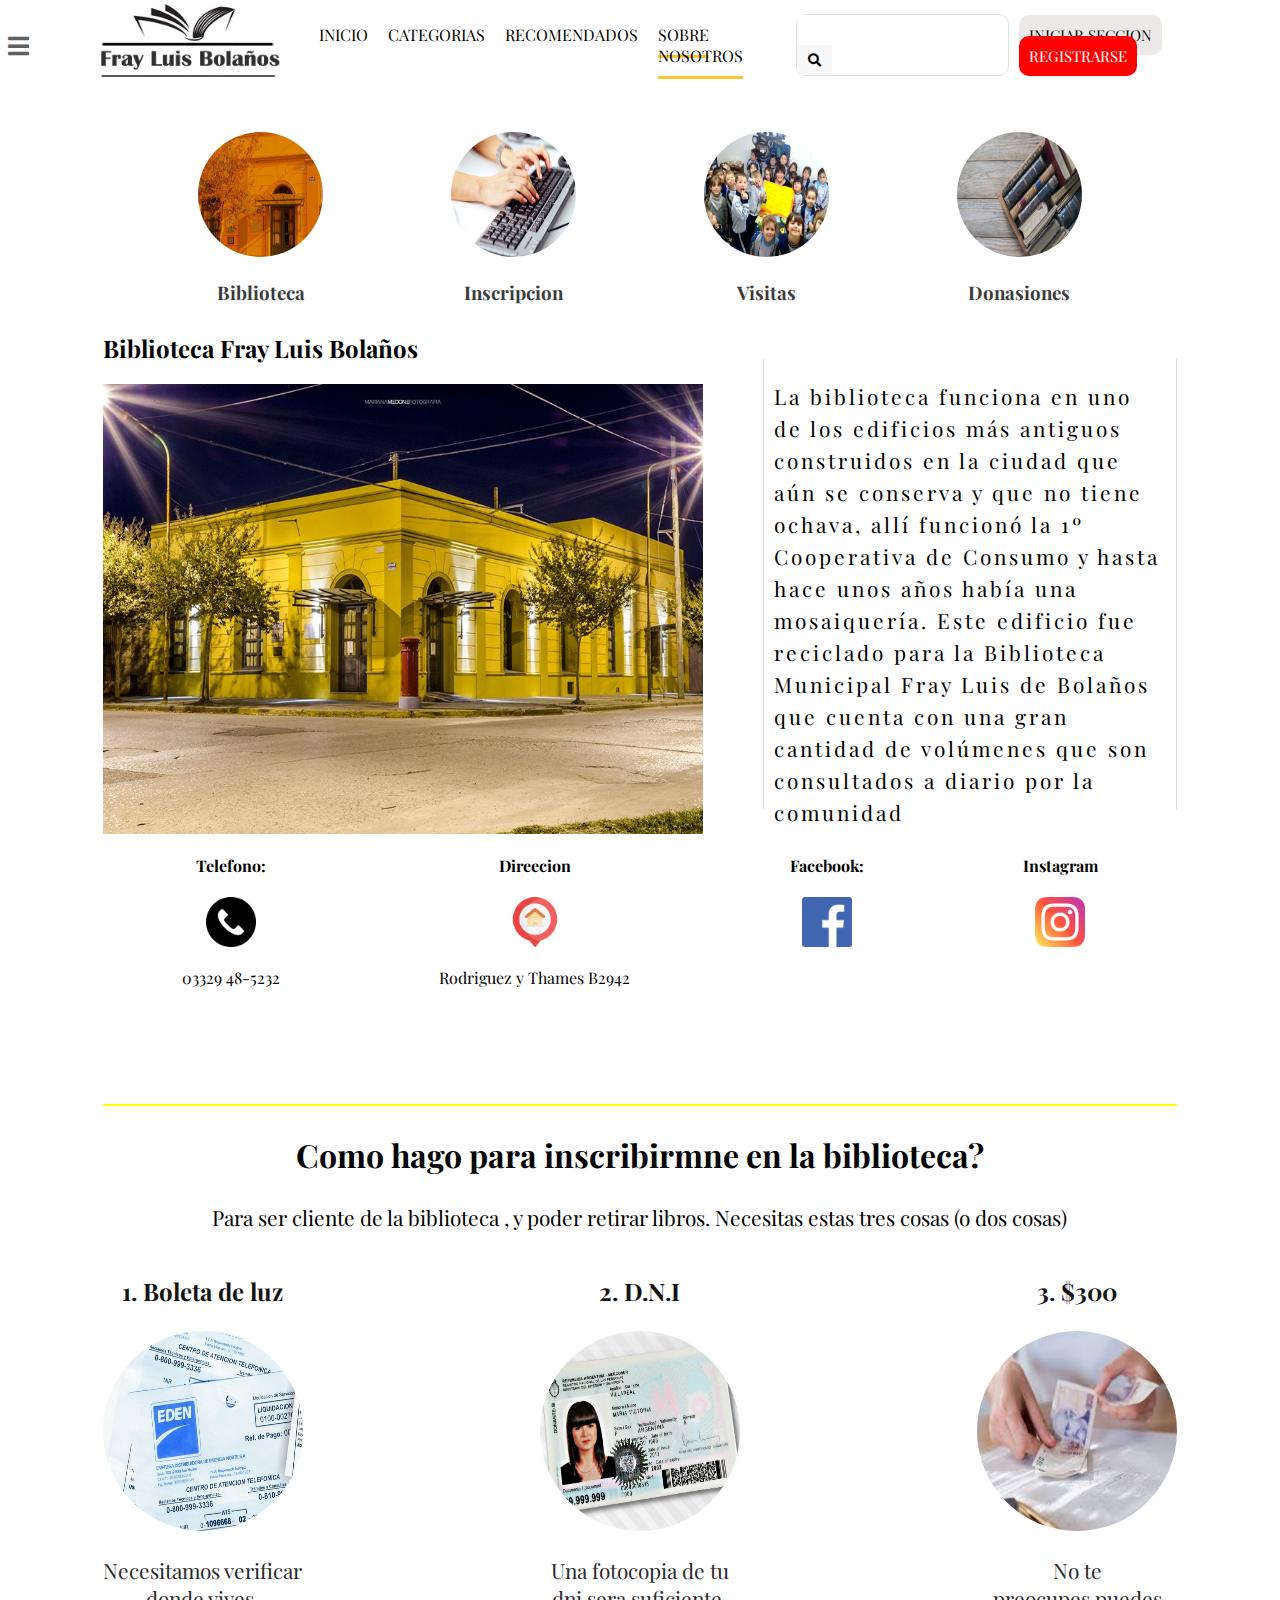
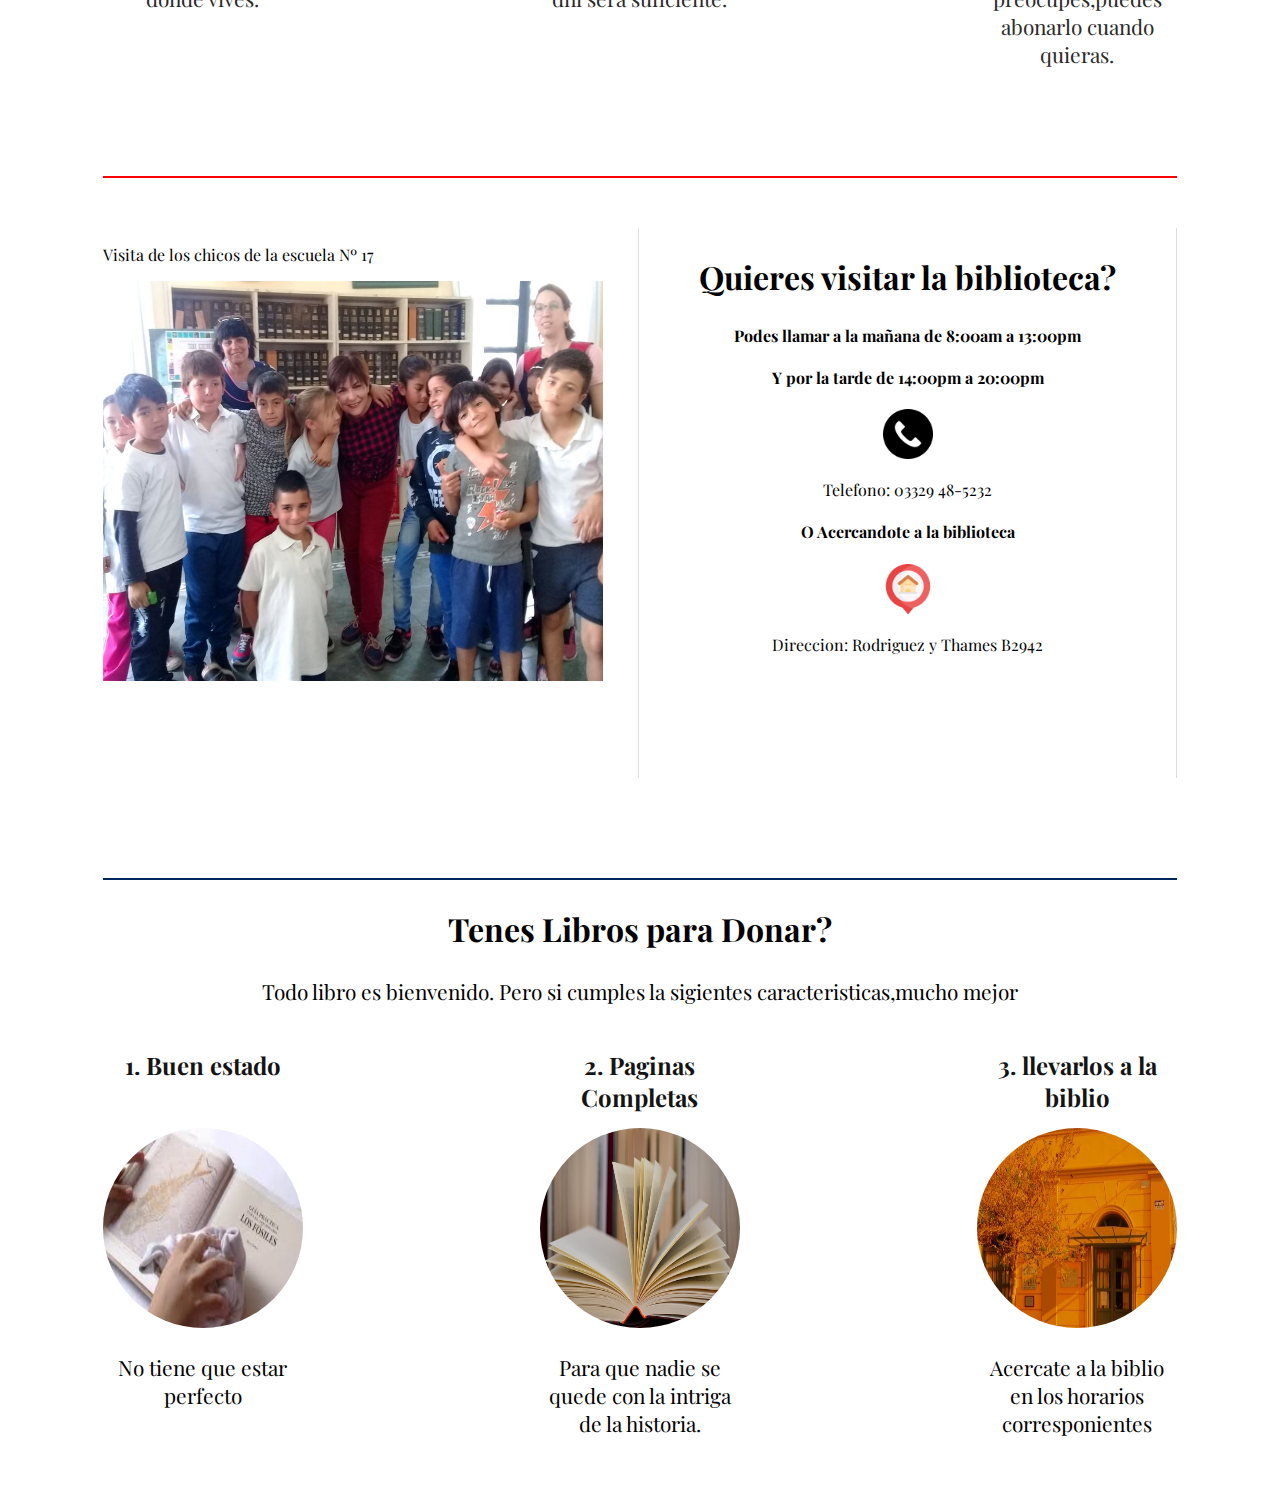
<file: sobrenosotros.html>
<!DOCTYPE html>
<html lang="en" style="scroll-behavior: smooth;">
<head>
    <meta charset="UTF-8">
    <meta name="viewport" content="width=device-width, initial-scale=1.0">
    <title>Biblioteca Municipal</title>
    <link rel="stylesheet" href="css/nav.css">
    <link rel="stylesheet" href="css/fontawesome-free-5.13.0-web/css/all.min.css">
    <link href="https://fonts.googleapis.com/css2?family=Playfair+Display&display=swap" rel="stylesheet">
    <link rel="stylesheet" href="css/sobre-nosotros.css">
</head>
<body style="font-family: 'Playfair Display', serif;  ">
    <header>
        <nav class="menu-navegacion">
           <div class="logo-bars">
               <i class="fas fa-bars"></i>
           </div>
           <div class="logo-nav">
               <img src="images/logo_biblioteca.png" alt="">
           </div>
           <ul class="nav-menu">
               <li><a class="inicio" href="index.html">INICIO</a></li>
               <li><a  href="categorias.html">CATEGORIAS</a></li>
               <li><a   href="recomendados.html">RECOMENDADOS</a></li>
               <li><a style="border-bottom: 3px solid #fcc533;" href="sobrenosotros.html">SOBRE NOSOTROS</a></li>
           </ul>
           <div class="nav-search">
               <input type="search" name="" id="">
               <button> <i class="fas fa-search"></i> </button>
           </div>
              
           <div class="nav-login">
               <a href="">INICIAR SECCION</a>
               <a href="http://">REGISTRARSE</a>
           </div>
        
        </nav>
           
   </header>
   <section class="acceso-rapido">
       <div class="opcion-acceso-rapido">
            <a href="#historia-biblioteca"><img src="images/fotos _de_la_biblio/11061680_786389211459249_1862663137607666551_n.jpg" alt=""></a> 
            <h3>Biblioteca</h3>
        </div>
       <div class="opcion-acceso-rapido">
          <a href="#inscripcion-biblioteca"> <img src="images/iconos/inscripcion.jpg" alt=""></a> 
          <h3>Inscripcion</h3>
        </div>
        <div class="opcion-acceso-rapido">
            <a href="#visitas-biblioteca"><img src="images/fotos _de_la_biblio/70385988_2339893006108854_6787804483972759552_o.jpg" alt=""></a> 
            <h3>Visitas</h3>
        </div>
        <div class="opcion-acceso-rapido">
            <a href="#donasiones-biblioteca"><img src="images/iconos/donar-libros.jpg" alt=""></a> 
            <h3>Donasiones</h3> 
            
        </div>

   </section> 
   <section id="historia-biblioteca">
        
        <div class="titulo-biblioteca">
            <h2>Biblioteca Fray Luis Bolaños</h2>
            
        </div>
        <div class="portada-biblioteca">
            <img src="images/fotos _de_la_biblio/foto5.jpg" alt="">
        
            <div class="historia-biblioteca">
               <p>La biblioteca funciona en uno de los edificios más antiguos construidos en la ciudad que aún se conserva y que no tiene ochava, allí funcionó la 1º Cooperativa de Consumo y hasta hace unos años había una mosaiquería. Este edificio fue reciclado para la Biblioteca Municipal Fray Luis de Bolaños que cuenta con una gran cantidad de volúmenes que son consultados a diario por la comunidad</p>
            </div>
        </div>
        <div class="redes-sociales">
            
            <div class="red-social">
                <h4>Telefono:</h4>
                <img src="images/iconos/llamada-telefonica.png" alt="">
                <p> 03329 48-5232</p>
            </div>
            <div class="red-social">
                 <h4>Direecion</h4>
                <img src="images/iconos/bienes-raices.png" alt="">
                <p>Rodriguez y  Thames B2942</p>
            </div>
            <div class="red-social">
                <h4>Facebook:</h4>
                <a href="https://www.facebook.com/Biblioteca-Municipal-Fray-Luis-De-Bola%C3%B1os-Baradero-283369418427900/" target="_blank"><img src="images/iconos/facebook.png" alt=""></a>
            </div>
            <div class="red-social">
                <h4>Instagram</h4>
                <a href="https://www.instagram.com/explore/locations/624832995/argentina/baradero/biblioteca-municipal-fray-luis-de-bolanos-baradero/" target="_blank"><img src="images/iconos/instagram.png" alt=""></a>
                 
            </div>
             
             
           
           
        </div>
    </section>
    <section id="inscripcion-biblioteca">
        <div class="cabecera-inscripcion">
            <h2>Como hago para inscribirmne en la biblioteca?</h2>
        
             <p>Para ser cliente de la biblioteca , y poder retirar libros. Necesitas estas tres cosas (o dos cosas)</p>
        </div>
        <div class="requesitos">
            <div class="requesito">
                <h3>1. Boleta de luz</h3>
                <img src="images/iconos/eden.jpg" alt="">
                <p>Necesitamos verificar donde vives.</p>

            </div>
            <div class="requesito">
                <h3>2. D.N.I</h3>
                <img src="images/iconos/DNI.jpg" alt="">
                <p>Una fotocopia de tu dni sera suficiente.</p>

            </div>
            <div class="requesito">
                <h3>3. $300</h3>
                <img src="images/iconos/pago.jpg" alt="">
                <p>No te preocupes,puedes abonarlo cuando quieras.</p>

            </div>
        </div>

    </section>
    <section id="visitas-biblioteca">
         
            <div class="slide-visitas">
                 
                <p>Visita de los chicos de la escuela Nº 17</p>
                <img src="images/fotos _de_la_biblio/visita-1.jpg" alt="">
                
            </div>
     
        
        <div class="text-visitas">
            <h2>Quieres visitar la biblioteca?</h2>
            

         
            <div class="Redes-sociales-visitas">
                <div class="red-social">
                    <h4>Podes llamar a la mañana de 8:00am a 13:00pm</h4>    
                     <h4>Y por la tarde  de 14:00pm a 20:00pm</h4>
                    
                    <img src="images/iconos/llamada-telefonica.png" alt="">
                    <p> Telefono: 03329 48-5232</p>
                </div>
                <div class="red-social">
                    <h4>O Acercandote a la biblioteca</h4>
                    <img src="images/iconos/bienes-raices.png" alt="">
                    <p>Direccion: Rodriguez y  Thames B2942</p>
                </div>
                 
            </div>
        </div>
    </section>
    <section id="donasiones-biblioteca">
        <div class="cabecera-donasiones">
            <h2>Tenes Libros para Donar?</h2>
        
             <p>Todo libro es bienvenido. Pero si cumples la sigientes caracteristicas,mucho mejor
             </p>
        </div>
        <div class="requesitos-donasiones">
            <div class="requesito-donasiones">
                <h3>1. Buen estado</h3>
                <img src="images/iconos/limpiando-libro.jpg" alt="">
                <p>No tiene que estar perfecto</p>
             </div>
            <div class="requesito-donasiones">
                <h3>2. Paginas Completas</h3>
                <img src="images/iconos/libro-paginas.jpg" alt="">
                <p>Para que nadie se quede con la intriga de la historia.</p>
             </div>
            <div class="requesito-donasiones">
                <h3>3. llevarlos a la biblio</h3>
                <img src="images/fotos _de_la_biblio/11061680_786389211459249_1862663137607666551_n.jpg" alt="">
                <p>Acercate a la biblio en los horarios corresponientes</p>

            </div>
        </div>

    </section>
</body>
</html>
</file>
<file: css/nav.css>
/*Menu Navegacion*/
.header-home{
     
    height: 80px;
    
    padding: 0 20px;
   
}
.menu-navegacion{
    display: flex;
    align-items: center;
}
.logo-bars{
    font-size: 1.5rem;
    color: #606060;
}
.logo-nav img{
    position: absolute;
    top: 0;
    left: 100px;
}
.nav-menu{
    display: flex;
    margin-left: 250px;
}

.nav-menu  li {
    display: inline-block;
    margin-right: 20px;
    list-style: none;
   
    
    

}
.nav-menu li a{
    color: black;
    text-decoration: none;
    font-size: 1rem;
    padding-bottom: 10px;
    
}

  

.nav-menu li a:hover{
    border-bottom: 3px solid #fcc533;
    margin-top: 10px ;
}
.nav-login{
    margin-left: 10px ;
}
.nav-login a {
    background-color: red;
    font-size: 15px;
    padding: 10px;
    color: white ;
    text-decoration: none;
    border-radius: 10px;
}
.nav-login a:nth-child(1) {
    background-color: rgba(85, 39, 39, 0.1);
    color: black;
}

.nav-search input {
    height: 30px;
     
}
.nav-search button {
    height: 30px;
    width: 35px;
    background-color: #f8f8f8;
    border: #d3d3d3;
}
 
.nav-search {
    border: 1px solid  #dfe1e5;
    border-radius: 10px;
}
.nav-search:hover{
    box-shadow: 0 1px 6px #20212447;
    border-color: #dfe1e500
}
.nav-search input{
    border:none;
    outline: none;
}
.nav-search input:active{
    border: none;
}
</file>
<file: css/sliders.css>
/*Slider1*/
.slider-inicio{
    width: 80%;
    margin: auto;
    margin-top: 50px;
}
 

/*sliders imagenes*/

.slider .slide1 img {
    height: 250px;
    width: 350px;
}
 
/*slider textros*/
.slide1 {
    display: flex;
}

  .slider-text {
    margin-left: 70px;
}
.slider-text h2 {
    letter-spacing: 7px;
    color: rgb(10, 10, 10);
} 
.slider-text p{
    font-size: 1.5rem;
}
.slider-text a {
    background-color: #01295f;
    padding: 10px;
    text-decoration: none;
    border-radius: 5px;
    color: white;
    margin-top: 300px;
}
/*slider1 iconos*/
.slide1 .arrow-left{
    display: flex;
    align-items: center;
     
}

/*Slider 2*/
.slider2 {
    background-image: url(https://www.bbva.com/wp-content/uploads/2017/05/Economia-finanzas-Libros-BBVA-1024x416.jpg);
    width: 80%;
    height: 300px;
    margin:auto;
    background-color: rgb(50, 50, 50);
    background-blend-mode: soft-light;
    background-position: center;
    background-repeat: no-repeat;
    background-size: cover;
  
}
.text-slide2{
    display: flex;
    align-items: center;
    margin-left: 40px;
    margin-top: 0;
     
}

.slider2 {
    margin-top: 80px;
}
.slider2 h2 {
    color: whitesmoke;
    margin-left: 40px;
    padding-top: 20px;
    
}
.text-slide2 p{
    font-size: 1.3rem;
    word-spacing: 5px;
    line-height: 0.5rem;
    color: whitesmoke;

}

.text-slide2 i{
    color: whitesmoke;
    font-size: 1.5rem;
    padding: 10px;
}
.button-slide2{
    margin-top: 30px;
}
.button-slide2 a{
    background-color: red;
    padding: 10px;
    border-radius: 5px;
    color: whitesmoke;
    text-decoration: none;
    margin-left: 40px;
    
    
}
.button-slide2 a:hover{
    color: black;
    background-color: white;
}

/*Slider 3*/


.slider3 {
    background-image: url(slider-estudiante.jpg);
    width: 80%;
    height: 300px;
    margin:auto;
    background-color: rgb(50, 50, 50);
    background-blend-mode: soft-light;
    background-position: center;
    background-repeat: no-repeat;
    background-size: cover;
}

.slider3 h2{
    color: whitesmoke;
    margin-left: 40px;
    padding-top: 20px;
}
.text-slide3{
     
    margin-left: 40px;
    margin-top: 0;
     
}

.slider3 {
    margin-top: 80px;
}
.slider3 .text-slide3 p {
    font-size: 1.3rem;
    word-spacing: 5px;
    line-height: 0.7rem;
    color: whitesmoke;

}
.button-slide3{
    margin-top: 50px;
}
.button-slide3 a{
    background-color: #01295f;
    padding: 10px;
    border-radius: 5px;
    color: whitesmoke;
    text-decoration: none;
    margin-left: 40px;
   
    
    
}
.button-slide3 a:hover{
    color: black;
    background-color: white;
}
</file>
<file: css/seccion-libros.css>
/*seccion libros*/

.libros-novedades {
    display: flex;
    width: 85%;
    margin: auto;
}
.libros-novedades  .arrow-left, .arrow-right {
    display: flex;
    align-items: center;
}
.arrow-left,.arrow-right i{
    font-size: 1.7rem;
    color: #cdc7e5;
    
}
i:hover{
    color: #766c94;
    cursor: pointer;
}
.libros-novedades .libros{
    width: 300px;
    height: 400px;
    margin: 0 20px;
}
.libros-novedades .libros  img {
    width: 100%;
    height: 300px;
    box-shadow: 5px 5px 15px rgba(0, 0, 0, 0.2);
}

/*cabecera textos*/

.cabecera-seccion-libros {
    width: 80%;
    margin: auto;
    margin-top: 100px;
}
.cabecera-seccion-libros h2{
    font-size: 1.4rem;
    color: rgb(20, 20, 20);
    
}
.cabecera-seccion-libros p{
    color: rgb(85, 83, 83);
    font-size: 1.2rem;
    
}
/*Libros*/
.libros h2{
    font-size: 1.3rem;
    color: rgb(34, 33, 33);
    width: 100%;
    height: 35px;
}
.libros p{
    font-size: 1.2;
    border:#cdc7e5 solid 2px;
    border-radius: 5px ;
    width: 100%;
    height: 25px;
    text-align: center;
    padding: 2px;
    margin-top: 20px;
}
.libros p:hover{
    background-color: #cdc7e5;
    color: black;
    cursor: pointer;
}
</file>
<file: css/categorias.css>
/*Acceso rapido*/
.acceso-rapido{
    width: 90%;
    margin: auto;
    height: 150px;
    margin-top: 50px;
    display: flex;
    justify-content: space-around;
    
}
.acceso-rapido .opcion-acceso-rapido{
    width: 125px;
    height: 125px;
    text-align: center;
}
.opcion-acceso-rapido img{
    width: 100%;
    height: 100%;
    border-radius: 50%;
}
.opcion-acceso-rapido h3{
    color: rgb(59, 59, 59);
}
.categorias {
    display: flex;
    width: 85%;
    margin: auto;
}

/*Categorias*/
.categorias .arrow-left, .arrow-right {
    display: flex;
    align-items: center;
}
.arrow-left,.arrow-right i{
    font-size: 1.7rem;
    color: #cdc7e5;
    
}
i:hover{
    color: #766c94;
    cursor: pointer;
}
.categorias .libros{
    width: 300px;
    height: 400px;
    margin: 0 20px;
}
.categorias .libros  img {
    width: 100%;
    height: 300px;
    box-shadow: 5px 5px 15px rgba(0, 0, 0, 0.2);
}
/*cabecera textos*/

.cabecera-seccion-libros {
    width: 80%;
    margin: auto;
    margin-top: 100px;
    display: flex;
    align-items: center;
    justify-content: space-between;
    
     
}
.cabecera-seccion-libros h2{
    font-size: 1.4rem;
    color: rgb(20, 20, 20);
    
}
.cabecera-seccion-libros p{
    color: rgb(85, 83, 83);
    font-size: 1.2rem;
    
}
.cabecera-seccion-libros a{
    
    background-color: #01295f;
    padding: 10px;
    text-decoration: none;
    border-radius: 5px;
    color: white;
    height: 20px;
    
}
/*Libros*/
.libros h2{
    font-size: 1.3rem;
    color: rgb(34, 33, 33);
    width: 100%;
    height: 35px;
}
.libros p{
    font-size: 1.2;
    border:#cdc7e5 solid 2px;
    border-radius: 5px ;
    width: 100%;
    height: 25px;
    text-align: center;
    padding: 2px;
    margin-top: 20px;
}
.libros p:hover{
    background-color: #cdc7e5;
    color: black;
    cursor: pointer;
}
</file>
<file: css/recomendados.css>
/*Seecion Moviminetos*/
.movimientos {
    width: 85%;
    margin: auto;
    margin-top: 70px;  
    margin-bottom: 100px;       
    
}
.movimientos .titulo-movimiento{
    display: flex;
    justify-content: space-between;
    align-items: center;
}
.titulo-movimiento a {
    text-decoration: none;
    padding: 8px;
    background-color: #193d6b;
    color: whitesmoke;
    border-radius: 5px ;
}

.titulo-movimiento a:hover{
    background-color:  #6784aa;
    
}

.cabecera  {
    display: flex;
    align-items: center;
    width: 400px;
    height: 60px;
    box-shadow: 3px 3px 10px rgba(0, 0, 0, 0.2);
    
}
.cabecera i{
    color: yellow;
    font-size: 2rem;
    
}
.cabecera p{
    text-align: center;
    font-size: 1.5rem;
    margin-left: 20px;
    
}

.image-movimiento {
    width:100%;
    display: flex;
    justify-content: space-between;
}
.image-movimiento img {
    width: 400px;
}
.text-movimiento{
    margin-left: 50px;
}
.image-movimiento .text-movimiento h2{
    font-size: 1.5rem;
    margin-top: -40px;
    
}
.image-movimiento .text-movimiento p{
    font-size: 1.5rem;
    color: rgb(49, 49, 49);
}
.text-movimiento i{
    font-size: 2rem;
    color: rgb(34, 34, 34);
    display: flex;
    justify-content: center;
}
.text-movimiento a{
    text-decoration: none;
    padding: 8px;
    font-size: 1.5rem;
    color: black;
    text-align: center;
    display: flex;
    justify-content: center;

}
/*Autores*/
.autores {
    width: 85%;
    margin: auto;
    margin-bottom: 100px;
}
.autores .titulo-autores{
    display: flex;
    justify-content: space-between;
    align-items: center;
}
.titulo-autores a {
    text-decoration: none;
    padding: 8px;
    background-color: #193d6b;
    color: whitesmoke;
    border-radius: 5px ;
}

.titulo-autores a:hover{
    background-color:  #6784aa;
    
}

.autores .cabecera  {
    display: flex;
    align-items: center;
    width: 400px;
    height: 60px;
    box-shadow: 3px 3px 10px rgba(0, 0, 0, 0.2);
    
}
.autores .cabecera i{
    color: yellow;
    font-size: 2rem;
    
}
.autores .cabecera p{
 
    font-size: 1.5rem;
    margin-left: 20px;
    
}

.image-y-text-autores {
    width:100%;
    height:300px;
    display: flex;
    justify-content: space-between;
}
.image-y-text-autores img {
    width: 400px
}
.text-autores{
    margin-left: 50px;
}
.image-y-text-autores .text-autores h2{
    font-size: 1.5rem;
    margin-top: -40px;
    
}
.image-y-text-autores  .text-autores p{
    font-size: 1.5rem;
    color: rgb(49, 49, 49);
}
.text-autores i{
    font-size: 2rem;
    color: rgb(34, 34, 34);
    display: flex;
    justify-content: center;
}
.text-autores a{
    text-decoration: none;
    padding: 8px;
    font-size: 1.5rem;
    color: black;
    text-align: center;
    display: flex;
    justify-content: center;

}

/*Autores Baradero*/
.libros-baradero {
    width: 85%;
    margin: auto;
    margin-bottom: 100px;
    
}
.total-de-libros-bardero{
    display: flex;
 
}
.libros-baradero .titulo-libros-baradero{
    display: flex;
    justify-content: space-between;
    align-items: center;
}
.libros-baradero  a {
    text-decoration: none;
    padding: 8px;
    background-color: #193d6b;
    color: whitesmoke;
    border-radius: 5px ;
}

.titulo-libros-baradero  a:hover{
    background-color:  #6784aa;
    
}

.libros-baradero  .cabecera  {
    display: flex;
    align-items: center;
    width: 250px;
    height: 60px;
    box-shadow: 3px 3px 10px rgba(0, 0, 0, 0.2);
    
}
.libros-baradero  .cabecera i{
    color: yellow;
    font-size: 2rem;
    
}
.libros-baradero  .cabecera p{
    color:rgba(34, 33, 35, 1);
    font-size: 1.5rem;
    margin-left: 20px;
    
}

.libros-secundarios-baradero{
    display:flex;
    margin-top: 50px;
 
}
.libro-baradero-del-mes{
    width:  250px;
    height: 350px;
}

.libro-baradero-del-mes img{
    width: 100%;
    height: 100%;
    margin-bottom: 20px;

}
.libros-baradero:nth-child(1){
    margin-left: 0;
}
.libro-baradero{
    width: 180px;
    height: 280px;
    margin:  20px;
}
.libro-baradero img{
    width: 100%;
    height: 250px;
    
    box-shadow: 5px 5px 15px rgba(0, 0, 0, 0.5);

}

 
.nombres-libro p{
    font-size: 1.2rem;

}
.nombres-libro a{
    font-size: 1rem;
    border: 2px solid #cdc7e5;
    border-radius: 3px;
    background-color: white;
    color: black;
    margin-top: 0;
}
.nombres-libro a:hover{
    background-color: #cdc7e5;
    color: black;
    cursor: pointer;

            
     
}
/*texto del libros del mes*/
 
.nombres-libro-del-mes p{
    font-size: 1.4rem;

}
.nombres-libro-del-mes a{
    font-size: 1.2rem;
    border: 2px solid blue;
    border-radius: 3px;
    background-color: white;
    color: black;
    margin-top: 0;
}
</file>
<file: css/sobre-nosotros.css>
/*Historia Biblioteca*/

/*Acceso rapido*/
.acceso-rapido{
    width: 80%;
    margin: auto;
    height: 150px;
    margin-top: 50px;
    display: flex;
    justify-content: space-around;
    
}
.acceso-rapido .opcion-acceso-rapido{
    width: 125px;
    height: 125px;
    text-align: center;
}
.opcion-acceso-rapido img{
    width: 100%;
    height: 100%;
    border-radius: 50%;
}
.opcion-acceso-rapido h3{
    color: rgb(59, 59, 59);
}

section {
    width: 85%;
    margin: auto;
}

#historia-biblioteca{
    margin-top: 50px;
}
.portada-biblioteca {
    display: flex;
    height: 600px;
}
.portada-biblioteca img{
    width: 600px;
    height:450px;
}
.historia-biblioteca{
    width: 450px;
    height: 450px;
    margin-top: -25px;
    margin-left: 60px;
    border-left: 1px solid gainsboro;
    border-right: 1px solid gainsboro;
    padding: 0 10px;
}
 
.historia-biblioteca p{
    font-size: 1.3rem;
    line-height: 2rem;
    letter-spacing: 3px;
}

/*redes sociales*/

.redes-sociales{
  margin-top:-150px;
  border-top: 1px ;
  display: flex;
  justify-content: space-around;
  
}

 

.red-social img{
    width: 50px;
    height: 50px;

}
.red-social {
    text-align: center;
}

/*Inscripcion*/

#inscripcion-biblioteca {
    height: 500px;
    width: 85%;
    margin: auto;
    margin-top: 100px;
    border-top: 2px solid yellow;
}
.cabecera-inscripcion{
    text-align: center;
}
.cabecera-inscripcion  h2{
    font-size: 2rem;
    
}
.cabecera-inscripcion p{
    font-size: 1.3rem;
     
}
/*Requesitos*/
.requesitos{
    display:flex;
    justify-content: space-between;
    text-align: center;

}
.requesito{
    width:200px;
    height: 250px;
    text-align: center;
    
}
.requesito img{
    width: 100%;
    height: 200px;
    border-radius: 50%;
}
.requesito h3{
    font-size: 1.5rem;
    color: rgb(20, 20, 20);
}

.requesitos p{
    font-size: 1.3rem;
    color: #292929;
}

/*Visitas*/
#visitas-biblioteca {
    width: 85%;
    height: 600px; 
    display: flex;
    justify-content: space-between;
    margin-top: 170px;
    border-top: 2px solid red;
   

}
.slide-visitas{
    width: 500px;
    margin-top: 50px;
}
.slide-visitas img {
    height: 400px;
    width: 100%;
}

.text-visitas{
    width:  50%;
     
    margin-top: 50px;
    text-align: center;
    border-left: 1px solid gainsboro;
    border-right: 1px solid gainsboro;
    
}

.text-visitas h2{
    font-size:2rem;
}
/*Donaciones*/
#donasiones-biblioteca {
    height: 600px;
    width: 85%;
    margin: auto;
    margin-top: 100px;
    border-top: 2px solid #01295f;
}
.cabecera-donasiones{
    text-align: center;
}
.cabecera-donasiones  h2{
    font-size: 2rem;
    
}
.cabecera-donasiones p{
    font-size: 1.3rem;
     
}



.requesitos-donasiones{
    display:flex;
    justify-content: space-between;
    text-align: center;

}
.requesito-donasiones{
    width:200px;
    height: 275px;
    text-align: center;
    
}
.requesito-donasiones img{
    width: 100%;
    height: 200px;
    border-radius: 50%;
}
.requesito-donasiones h3{
    font-size: 1.5rem;
    color: rgb(20, 20, 20);
    height: 55px;
}

.requesitos-donasiones p{
    font-size: 1.3rem;
    height: 25px;
}
</file>
